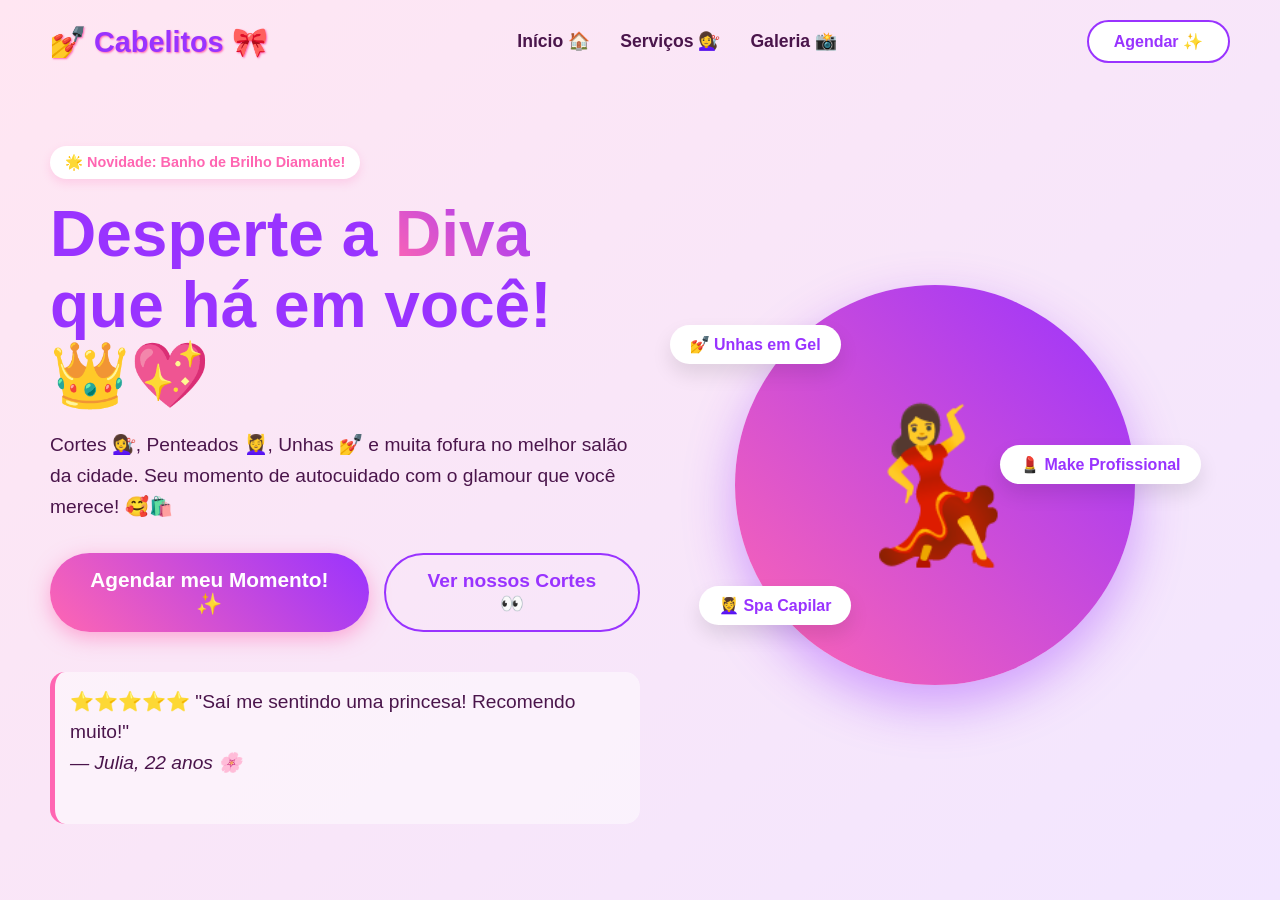
<file: marcelalucy.html>
<!DOCTYPE html>
<html lang="pt-BR">
<head>
    <meta charset="UTF-8">
    <meta name="viewport" content="width=device-width, initial-scale=1.0">
    <title>✨ Cabelitos | Beleza & Charme 💖</title>
    
    <!-- AQUI COMEÇA O CSS (ESTILOS E CORES) -->
    <style>
        /* Paleta de Cores e Variáveis */
        :root {
            --rosa-choque: #ff66b2;
            --rosa-claro: #ffe6f2;
            --roxo-brilhante: #9933ff;
            --roxo-claro: #f2e6ff;
            --texto-escuro: #4a154b;
            --branco: #ffffff;
        }

        * {
            margin: 0;
            padding: 0;
            box-sizing: border-box;
            font-family: 'Segoe UI', Tahoma, Geneva, Verdana, sans-serif;
        }

        body {
            background: linear-gradient(135deg, var(--rosa-claro), var(--roxo-claro));
            color: var(--texto-escuro);
            min-height: 100vh;
            overflow-x: hidden;
        }

        /* ================= NAV BAR ================= */
        #navbar {
            display: flex;
            justify-content: space-between;
            align-items: center;
            padding: 20px 50px;
            position: fixed;
            top: 0;
            width: 100%;
            z-index: 100;
            transition: all 0.3s ease;
        }

        #navbar.rolagem {
            background: rgba(255, 255, 255, 0.85);
            backdrop-filter: blur(10px);
            box-shadow: 0 4px 15px rgba(153, 51, 255, 0.1);
            padding: 15px 50px;
        }

        .logo {
            font-size: 1.8rem;
            font-weight: bold;
            color: var(--roxo-brilhante);
            text-shadow: 1px 1px 2px var(--rosa-choque);
        }

        .nav-links {
            display: flex;
            list-style: none;
            gap: 30px;
        }

        .nav-links a {
            text-decoration: none;
            color: var(--texto-escuro);
            font-weight: 600;
            font-size: 1.1rem;
            transition: color 0.3s;
        }

        .nav-links a:hover {
            color: var(--rosa-choque);
        }

        /* ================= BOTOES ================= */
        button {
            cursor: pointer;
            border-radius: 50px;
            font-weight: bold;
            transition: transform 0.3s, box-shadow 0.3s;
        }

        .btn-nav {
            background: var(--branco);
            color: var(--roxo-brilhante);
            border: 2px solid var(--roxo-brilhante);
            padding: 10px 25px;
            font-size: 1rem;
        }

        .btn-nav:hover {
            background: var(--roxo-brilhante);
            color: var(--branco);
        }

        .btn-primario {
            background: linear-gradient(45deg, var(--rosa-choque), var(--roxo-brilhante));
            color: white;
            border: none;
            padding: 15px 35px;
            font-size: 1.3rem;
            box-shadow: 0 6px 20px rgba(255, 102, 178, 0.5);
        }

        .btn-primario:hover {
            transform: scale(1.05) translateY(-3px);
            box-shadow: 0 10px 30px rgba(153, 51, 255, 0.7);
        }

        .btn-secundario {
            background: transparent;
            color: var(--roxo-brilhante);
            border: 2px solid var(--roxo-brilhante);
            padding: 15px 35px;
            font-size: 1.2rem;
        }

        .btn-secundario:hover {
            background: rgba(153, 51, 255, 0.1);
            transform: translateY(-3px);
        }

        /* ================= HERO SECTION ================= */
        .hero-section {
            display: flex;
            align-items: center;
            justify-content: space-between;
            min-height: 100vh;
            padding: 120px 50px 50px 50px;
            max-width: 1400px;
            margin: 0 auto;
        }

        .hero-text {
            flex: 1;
            max-width: 600px;
        }

        .tag-novidade {
            display: inline-block;
            background: var(--branco);
            color: var(--rosa-choque);
            padding: 8px 15px;
            border-radius: 20px;
            font-weight: bold;
            font-size: 0.9rem;
            margin-bottom: 20px;
            box-shadow: 0 4px 10px rgba(255, 102, 178, 0.2);
        }

        h1 {
            font-size: 4rem;
            line-height: 1.1;
            margin-bottom: 20px;
            color: var(--roxo-brilhante);
        }

        .destaque {
            color: transparent;
            background: linear-gradient(45deg, var(--rosa-choque), var(--roxo-brilhante));
            -webkit-background-clip: text;
            text-shadow: none;
        }

        .hero-text p {
            font-size: 1.2rem;
            line-height: 1.6;
            margin-bottom: 30px;
        }

        .hero-botoes {
            display: flex;
            gap: 15px;
            margin-bottom: 40px;
        }

        .prova-social {
            background: rgba(255, 255, 255, 0.5);
            padding: 15px;
            border-radius: 15px;
            border-left: 5px solid var(--rosa-choque);
            font-size: 0.95rem;
        }

        /* ================= HERO VISUAL ================= */
        .hero-visual {
            flex: 1;
            display: flex;
            justify-content: center;
            position: relative;
        }

        .circulo-magico {
            width: 400px;
            height: 400px;
            background: linear-gradient(45deg, var(--rosa-choque), var(--roxo-brilhante));
            border-radius: 50%;
            display: flex;
            justify-content: center;
            align-items: center;
            box-shadow: 0 20px 50px rgba(153, 51, 255, 0.4);
            animation: pulsar 4s infinite alternate ease-in-out;
        }

        .emoji-gigante {
            font-size: 150px;
        }

        /* Selos flutuantes ao redor do círculo */
        .selo-flutuante {
            position: absolute;
            background: var(--branco);
            padding: 10px 20px;
            border-radius: 30px;
            font-weight: bold;
            color: var(--roxo-brilhante);
            box-shadow: 0 10px 20px rgba(0,0,0,0.1);
            animation: flutuar 3s infinite alternate ease-in-out;
        }

        .selo-1 { top: 10%; left: 5%; animation-delay: 0s; }
        .selo-2 { bottom: 15%; left: 10%; animation-delay: 1s; }
        .selo-3 { top: 40%; right: 5%; animation-delay: 2s; }

        /* Animações */
        @keyframes pulsar {
            0% { transform: scale(1); border-radius: 40% 60% 70% 30% / 40% 50% 60% 50%; }
            100% { transform: scale(1.05); border-radius: 60% 40% 30% 70% / 60% 30% 70% 40%; }
        }

        @keyframes flutuar {
            from { transform: translateY(0px); }
            to { transform: translateY(-15px); }
        }

        /* Responsividade Básica */
        @media (max-width: 900px) {
            .hero-section { flex-direction: column; text-align: center; padding-top: 150px; }
            .hero-botoes { justify-content: center; flex-wrap: wrap; }
            .hero-visual { margin-top: 50px; }
            .prova-social { text-align: left; }
            .nav-links { display: none; }
        }
    </style>
</head>
<body>

    <!-- ================= CONTEÚDO HTML ================= -->
    
    <!-- Barra de Navegação -->
    <nav id="navbar">
        <div class="logo">💅 Cabelitos 🎀</div>
        <ul class="nav-links">
            <li><a href="#">Início 🏠</a></li>
            <li><a href="#">Serviços 💇‍♀️</a></li>
            <li><a href="#">Galeria 📸</a></li>
        </ul>
        <button class="btn-nav" id="btnMenu">Agendar ✨</button>
    </nav>

    <!-- Seção Hero Principal -->
    <section class="hero-section">
        
        <!-- Lado Esquerdo: Textos e Botões -->
        <div class="hero-text">
            <span class="tag-novidade">🌟 Novidade: Banho de Brilho Diamante!</span>
            
            <h1>Desperte a <span class="destaque">Diva</span> que há em você! 👑💖</h1>
            
            <p>Cortes 💇‍♀️, Penteados 💆‍♀️, Unhas 💅 e muita fofura no melhor salão da cidade. Seu momento de autocuidado com o glamour que você merece! 🥰🛍️</p>
            
            <div class="hero-botoes">
                <button id="btnPrincipal" class="btn-primario">Agendar meu Momento! ✨</button>
                <button class="btn-secundario">Ver nossos Cortes 👀</button>
            </div>

            <div class="prova-social">
                <p>⭐⭐⭐⭐⭐ "Saí me sentindo uma princesa! Recomendo muito!" <br><em>— Julia, 22 anos 🌸</em></p>
            </div>
        </div>
        
        <!-- Lado Direito: Elementos Visuais e Emojis -->
        <div class="hero-visual">
            <div class="circulo-magico">
                <span class="emoji-gigante">💃</span>
            </div>
            
            <!-- Selos flutuantes -->
            <div class="selo-flutuante selo-1">💅 Unhas em Gel</div>
            <div class="selo-flutuante selo-2">💆‍♀️ Spa Capilar</div>
            <div class="selo-flutuante selo-3">💄 Make Profissional</div>
        </div>
        
    </section>

    <!-- ================= AQUI COMEÇA O JAVASCRIPT ================= -->
    <script>
        document.addEventListener('DOMContentLoaded', () => {
            
            // --- EFEITO DO MENU AO ROLAR A PÁGINA ---
            const navbar = document.getElementById('navbar');
            
            window.addEventListener('scroll', () => {
                if (window.scrollY > 50) {
                    navbar.classList.add('rolagem');
                } else {
                    navbar.classList.remove('rolagem');
                }
            });

            // --- ANIMAÇÃO DOS BOTÕES (CHUVA DE EMOJIS) ---
            const btnPrincipal = document.getElementById('btnPrincipal');
            const btnMenu = document.getElementById('btnMenu');
            
            function dispararEmojis() {
                // Cria uma chuva de emojis na tela
                for(let i = 0; i < 30; i++) {
                    setTimeout(criarEmojiAnimado, i * 50);
                }
            }

            btnPrincipal.addEventListener('click', dispararEmojis);
            btnMenu.addEventListener('click', dispararEmojis);

            function criarEmojiAnimado() {
                const elemento = document.createElement('div');
                const emojis = ['💖', '✨', '🎀', '🌸', '👑', '💅'];
                elemento.innerText = emojis[Math.floor(Math.random() * emojis.length)];
                
                // Estilização inicial do emoji criado
                elemento.style.position = 'fixed'; 
                elemento.style.fontSize = Math.random() * 25 + 15 + 'px';
                elemento.style.left = Math.random() * 100 + 'vw';
                elemento.style.top = '100vh'; 
                elemento.style.pointerEvents = 'none';
                elemento.style.zIndex = '9999';
                elemento.style.transition = 'transform 2s ease-out, opacity 2s ease-out, top 2s ease-out';
                
                document.body.appendChild(elemento);
                
                // Força a renderização antes de animar
                requestAnimationFrame(() => {
                    elemento.style.top = (Math.random() * 50) + 'vh'; 
                    elemento.style.transform = `scale(${Math.random() + 1}) rotate(${Math.random() * 360}deg)`;
                    elemento.style.opacity = '0';
                });

                // Limpa o DOM após a animação
                setTimeout(() => {
                    elemento.remove();
                }, 2000);
            }
        });
    </script>
</body>
</html>
</file>
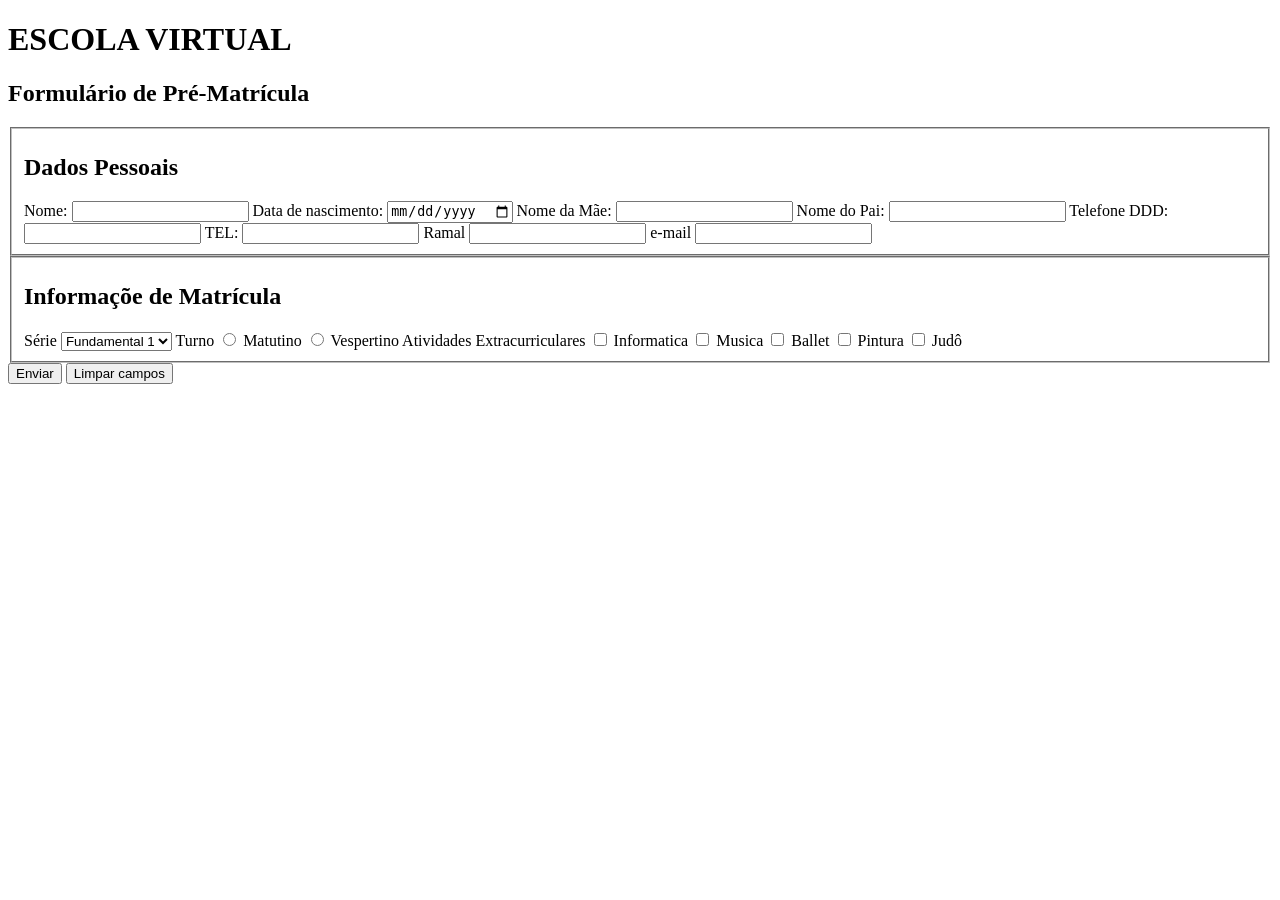
<file: aula02/formulario.html>
<!DOCTYPE html>
<html lang="en">
<head>
    <meta charset="UTF-8">
    <meta name="viewport" content="width=device-width, initial-scale=1.0">
    <title>Formulário</title>
</head>
<body>
    <h1>ESCOLA VIRTUAL</h1>
    <h2>Formulário de Pré-Matrícula</h2>
<fieldset>
    <h2><strong>Dados Pessoais</strong></h2>
    <label for="nome">Nome:</label>
    <input type="text">
   
    <label for="dtNascimento">Data de nascimento: </label>
    <input type="date">
  
    <label for="nomeMae">Nome da Mãe:</label>
    <input type="text">

    <label for="nomePai">Nome do Pai:</label>
    <input type="text">
 
    <label for="telefone">Telefone</label>
    DDD:  <input type="text">
    TEL: <input type="text">
    Ramal <input type="text">

    <label for="">e-mail</label>
    <input type="text">
</fieldset>
<fieldset>
    <h2><strong>Informaçõe de Matrícula</strong></h2>
    <label for="serie">Série</label>
    <select id="serie" name="serie">
        <option value="f4">pré-escola</option>
        <option value="f3" selected>Fundamental 1</option>
        <option value="f2">Fundamental 2</option>
        <option value="em">Ensino Médio</option>
      </select>

    <label for="turno">Turno</label>
 
    <input type="radio"> Matutino
    <input type="radio"> Vespertino


    <label for="atividades">Atividades Extracurriculares</label>

    <input type="checkbox"> Informatica
    <input type="checkbox"> Musica
    <input type="checkbox"> Ballet
    <input type="checkbox"> Pintura
    <input type="checkbox"> Judô
</fieldset>

<button>Enviar</button>
<button>Limpar campos</button>
    
    
</body>
</html>
</file>
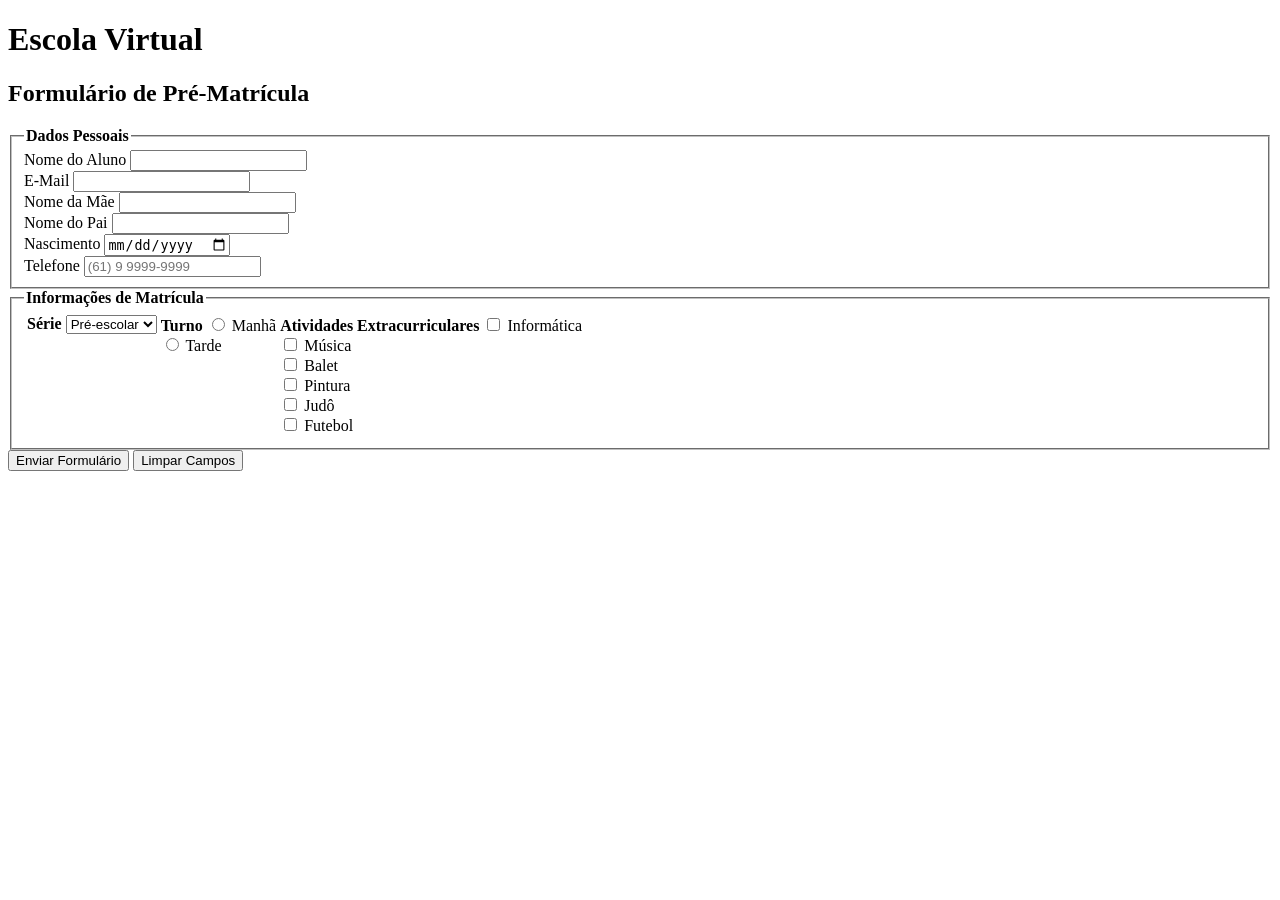
<file: aula03/aula.html>
<!DOCTYPE html>
<html lang="en">
<head>
    <meta charset="UTF-8">
    <meta name="viewport" content="width=device-width, initial-scale=1.0">
    <title>Document</title>
</head>
<body>

    <h1>Escola Virtual</h1>
    <h2>Formulário de Pré-Matrícula</h2>
  
    <form action="" method="post">
  
      <fieldset>
        <legend><strong>Dados Pessoais</strong></legend>
  
        <div class="campo-grupo">
          <div class="campo">
            <label for="nome_aluno">Nome do Aluno</label>
            <input type="text" id="nome_aluno" name="nome_aluno" required>
          </div>
          <div class="campo">
            <label for="email">E-Mail</label>
            <input type="email" id="email" name="email">
          </div>
        </div>
  
        <div class="campo-grupo">
          <div class="campo">
            <label for="nome_mae">Nome da Mãe</label>
            <input type="text" id="nome_mae" name="nome_mae">
          </div>
          <div class="campo">
            <label for="nome_pai">Nome do Pai</label>
            <input type="text" id="nome_pai" name="nome_pai">
          </div>
        </div>
  
        <div class="campo-grupo">
          <div class="campo">
            <label for="nascimento">Nascimento</label>
            <input type="date" id="nascimento" name="nascimento">
          </div>
          <div class="campo">
            <label for="telefone">Telefone</label>
            <input type="text" id="telefone" name="telefone" maxlength="15" placeholder="(61) 9 9999-9999">
          </div>
        </div>
  
      </fieldset>
  
      <fieldset>
        <legend><strong>Informações de Matrícula</strong></legend>
  
        <table>
          <tr valign="top">
            <td>
              <strong>Série</strong>
              <select id="serie" name="serie">
                <option value="pre-escolar">Pré-escolar</option>
                <option value="1ano">1º ano</option>
                <option value="2ano">2º ano</option>
                <option value="3ano">3º ano</option>
                <option value="4ano">4º ano</option>
                <option value="5ano">5º ano</option>
              </select>
            </td>
  
            <td>
              <strong>Turno</strong>
              <input type="radio" name="turno" id="manha" value="manha">
              <label for="manha">Manhã</label><br>
              <input type="radio" name="turno" id="tarde" value="tarde">
              <label for="tarde">Tarde</label>
            </td>
  
            <td>
              <strong>Atividades Extracurriculares</strong>
              <input type="checkbox" name="atividades" id="informatica" value="informatica">
              <label for="informatica">Informática</label><br>
  
              <input type="checkbox" name="atividades" id="musica" value="musica">
              <label for="musica">Música</label><br>
  
              <input type="checkbox" name="atividades" id="balet" value="balet">
              <label for="balet">Balet</label><br>
  
              <input type="checkbox" name="atividades" id="pintura" value="pintura">
              <label for="pintura">Pintura</label><br>
  
              <input type="checkbox" name="atividades" id="judo" value="judo">
              <label for="judo">Judô</label><br>
  
              <input type="checkbox" name="atividades" id="futebol" value="futebol">
              <label for="futebol">Futebol</label>
            </td>
          </tr>
        </table>
      </fieldset>
  
      <div class="botoes">
        <input type="submit" value="Enviar Formulário">
        <input type="reset" value="Limpar Campos">
      </div>
  
    </form>
  
  </body>
</html>
</file>
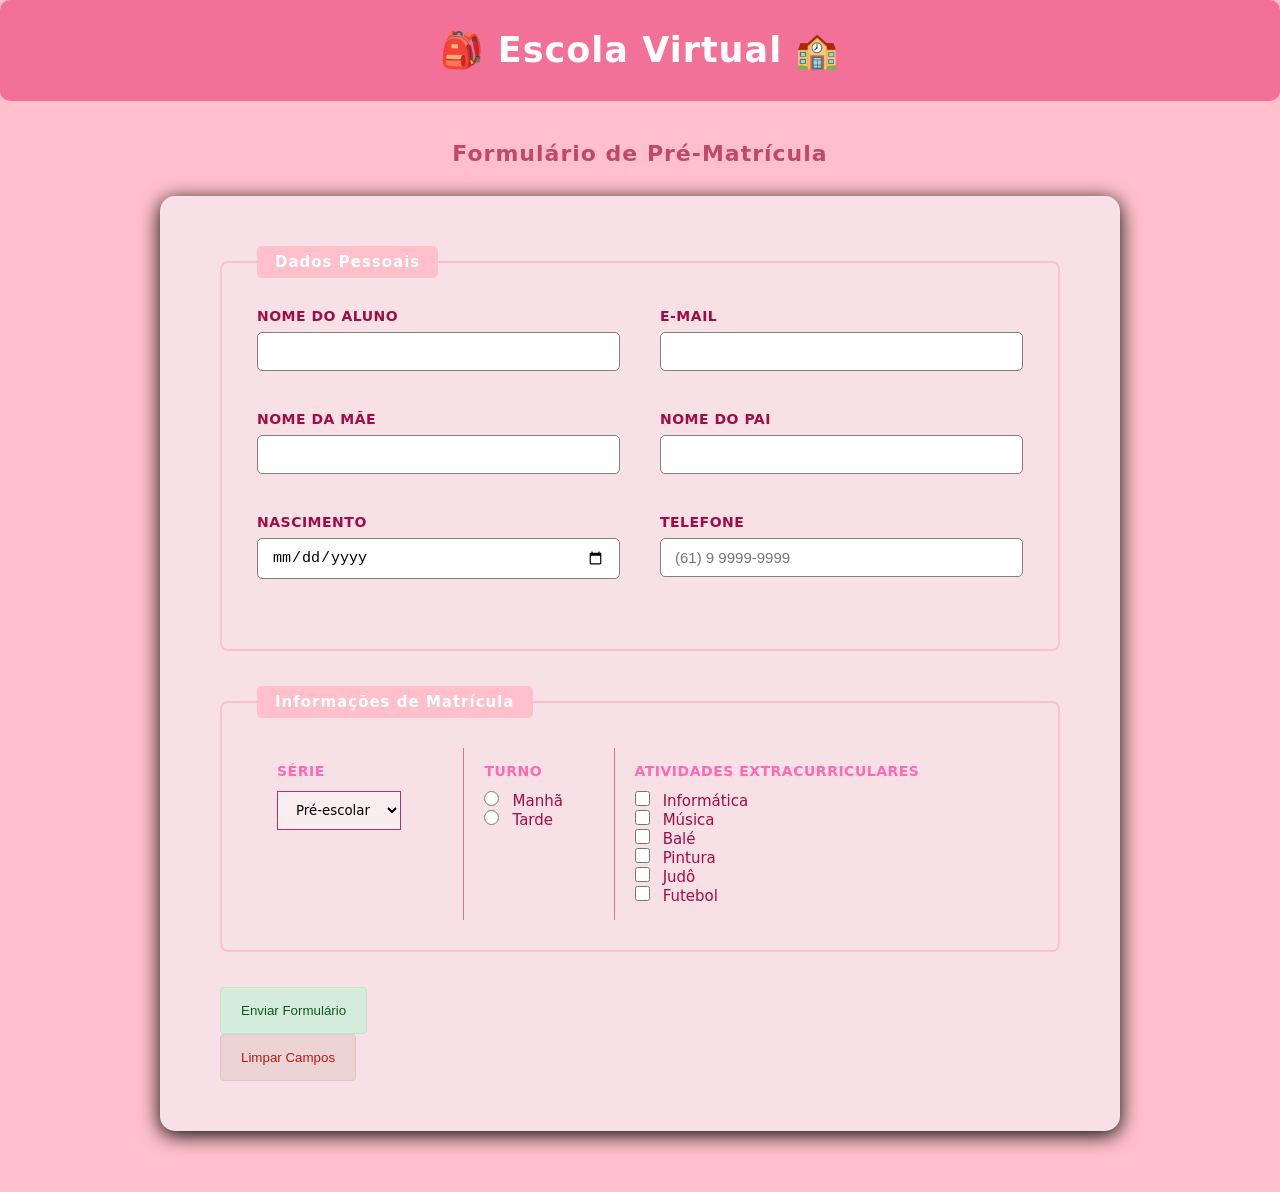
<file: aula03/formulario.html>
<!DOCTYPE html>
<html lang="en">
<head>
    <meta charset="UTF-8">
    <meta name="viewport" content="width=device-width, initial-scale=1.0">
    <title>Formulário</title>

    <style>
      * {
        margin: 0;
        padding: 0;
        box-sizing: border-box;
      }

        body{
          font-family: system-ui, -apple-system, BlinkMacSystemFont, 'Segoe UI', Roboto, Oxygen, Ubuntu, Cantarell, 'Open Sans', 'Helvetica Neue', sans-serif;
          font-size: 16px;
          background-color: pink;
          color: palevioletred;
          min-height: 100vh;
        }

        h1{
          background-color: rgb(243, 113, 152);
          color: rgb(255, 255, 255);
          text-align: center;
          padding: 30px 20px;
          font-size: 35px;
          letter-spacing: 1px;
          border-radius: 10px;
        }

        h2{
          text-align: center;
          color: 
          rgb(192, 73, 102);
          font-weight: bold;
          margin: 40px 0 30px;
          font-size: 22px;
          letter-spacing: 1px;
        }

        form{
          width: 90%;
          max-width: 960px;
          margin: 0 auto 60px auto;
          background-color: rgb(247, 225, 231);
          padding: 50px 60px;
          border-radius: 15px;
          color: rgb(194, 56, 97);
          box-shadow: 0 4px 20px black;
          font-family: system-ui, -apple-system, BlinkMacSystemFont, 'Segoe UI', Roboto, Oxygen, Ubuntu, Cantarell, 'Open Sans', 'Helvetica Neue', sans-serif

        }

        fieldset{
          border: 2px solid pink;
          border-radius: 8px;
          padding: 30px 35px;
          margin-bottom: 35px;
        }

        legend{
          background-color: pink;
          color: rgb(255, 255, 255);
          padding: 7px 18px;
          border-radius: 5px;
          font-size: 15px;
          letter-spacing: 1px;
        }

        .campo-grupo{
          display: grid;
          grid-template-columns: 1fr 1fr;
          gap: 20px 40px;
          margin-bottom: 20px;
          
        }
        
        .campo{
          display: flex;
          flex-direction: column;
          margin-bottom: 20px;
        }

        label{
          display: inline-block;
          margin-bottom: 8px;
          font-weight: bold;
          color: rgb(160, 12, 69);
          font-size: 14px;
          text-transform: uppercase;
          letter-spacing: 0.5px;
        }

        input[type='text'], 
              [type='date'], 
              [type='email'] {
          padding: 10px 14px;
          border: 1px solid grey;
          border-radius: 5px;
          font-size: 15px;
          background-color: rgb(255, 255, 255);
          transition: border-color 0.3s, box-shadow 0.3s;
        }

        .campo input[type='text'],
        .campo input[type='date'], 
        .campo input[type='email']{
          width: 100%;
        }

        input[type='text']:focus,
        input[type='date']:focus,
        input[type='email']:focus{
          border-color: dimgray;
          box-shadow: 0 0 0 3px black;
          outline: none;
          background-color: white;
        }

        select{
          padding: 10px 14px;
          border: 1px solid rgb(173, 49, 118);
          outline: none;
          background-color: rgb(250, 237, 239);
          font-family: system-ui, -apple-system, BlinkMacSystemFont, 'Segoe UI', Roboto, Oxygen, Ubuntu, Cantarell, 'Open Sans', 'Helvetica Neue', sans-serif;
          font-weight: 500;

        }

        table{
          width: 100%;
          border-collapse: separate;
          border-spacing: 0;
        }

        td{
          padding: 15px 20px;
          vertical-align: top;
          border-right: 1px solid palevioletred;
          width: 33.33;
        }

        td:last-child{
          border-right: none;
        }

        td > b, td > strong{
          display: block;
          font-size: 14px;
          text-transform: uppercase;
          letter-spacing: 0.5px;
          color: hotpink;
          margin-bottom: 12px;
        }

        input[type='radio'],
        input[type='checkbox']{
          margin-right: 8px;
          cursor: pointer;
          accent-color: black;
          width: 15px;
          height: 15px;
        }

        td label{
          text-transform: none;
          letter-spacing: 0;
          font-weight: normal;
          font-size: 15px;
          display: inline;
          margin-bottom: 0;
        }
      
        input[type="submit"]{
          padding: 15px 20px;
          background-color: #d4edda;
          color: #155724;
          border: 1px solid #c3e6cb;
          border-radius: 4px;
          display: flex;
          justify-content: space-between;
          align-items: center;
        max-width: 400px;
        }

        input[type="reset"]{
          padding: 15px 20px;
          background-color: #edd4d4;
          color: #b41a1a;
          border: 1px solid #e6c3c3;
          border-radius: 4px;
          display: flex;
          justify-content: space-between;
          align-items: center;
        max-width: 400px;
        }

    </style>
</head>
<body>

    <h1> 🎒 Escola Virtual 🏫</h1>
    <h2>Formulário de Pré-Matrícula</h2>
  
    <form action="" method="post">
  
      <fieldset>
        <legend><strong>Dados Pessoais</strong></legend>
  
        <div class="campo-grupo">
          <div class="campo">
            <label for="nome_aluno">Nome do Aluno</label>
            <input type="text" id="nome_aluno" name="nome_aluno" required>
          </div>
          <div class="campo">
            <label for="email">E-Mail</label>
            <input type="email" id="email" name="email">
          </div>
        </div>
  
        <div class="campo-grupo">
          <div class="campo">
            <label for="nome_mae">Nome da Mãe</label>
            <input type="text" id="nome_mae" name="nome_mae">
          </div>
          <div class="campo">
            <label for="nome_pai">Nome do Pai</label>
            <input type="text" id="nome_pai" name="nome_pai">
          </div>
        </div>
  
        <div class="campo-grupo">
          <div class="campo">
            <label for="nascimento">Nascimento</label>
            <input type="date" id="nascimento" name="nascimento">
          </div>
          <div class="campo">
            <label for="telefone">Telefone</label>
            <input type="text" id="telefone" name="telefone" maxlength="15" placeholder="(61) 9 9999-9999">
          </div>
        </div>
  
      </fieldset>
  
      <fieldset>
        <legend><strong>Informações de Matrícula</strong></legend>
  
        <table>
          <tr valign="top">
            <td>
              <strong>Série</strong>
              <select id="serie" name="serie">
                <option value="pre-escolar">Pré-escolar</option>
                <option value="1ano">1º ano</option>
                <option value="2ano">2º ano</option>
                <option value="3ano">3º ano</option>
                <option value="4ano">4º ano</option>
                <option value="5ano">5º ano</option>
              </select>
            </td>
  
            <td>
              <strong>Turno</strong>
              <input type="radio" name="turno" id="manha" value="manha">
              <label for="manha">Manhã</label><br>
              <input type="radio" name="turno" id="tarde" value="tarde">
              <label for="tarde">Tarde</label>
            </td>
  
            <td>
              <strong>Atividades Extracurriculares</strong>
              <input type="checkbox" name="atividades" id="informatica" value="informatica">
              <label for="informatica">Informática</label><br>
  
              <input type="checkbox" name="atividades" id="musica" value="musica">
              <label for="musica">Música</label><br>
  
              <input type="checkbox" name="atividades" id="balet" value="balet">
              <label for="balet">Balé</label><br>
  
              <input type="checkbox" name="atividades" id="pintura" value="pintura">
              <label for="pintura">Pintura</label><br>
  
              <input type="checkbox" name="atividades" id="judo" value="judo">
              <label for="judo">Judô</label><br>
  
              <input type="checkbox" name="atividades" id="futebol" value="futebol">
              <label for="futebol">Futebol</label>
            </td>
          </tr>
        </table>
      </fieldset>
  
      <div class="botoes">
        <input type="submit" value="Enviar Formulário">
        <input type="reset" value="Limpar Campos">
      </div>
  
    </form>
  
  </body>
</html>
</file>
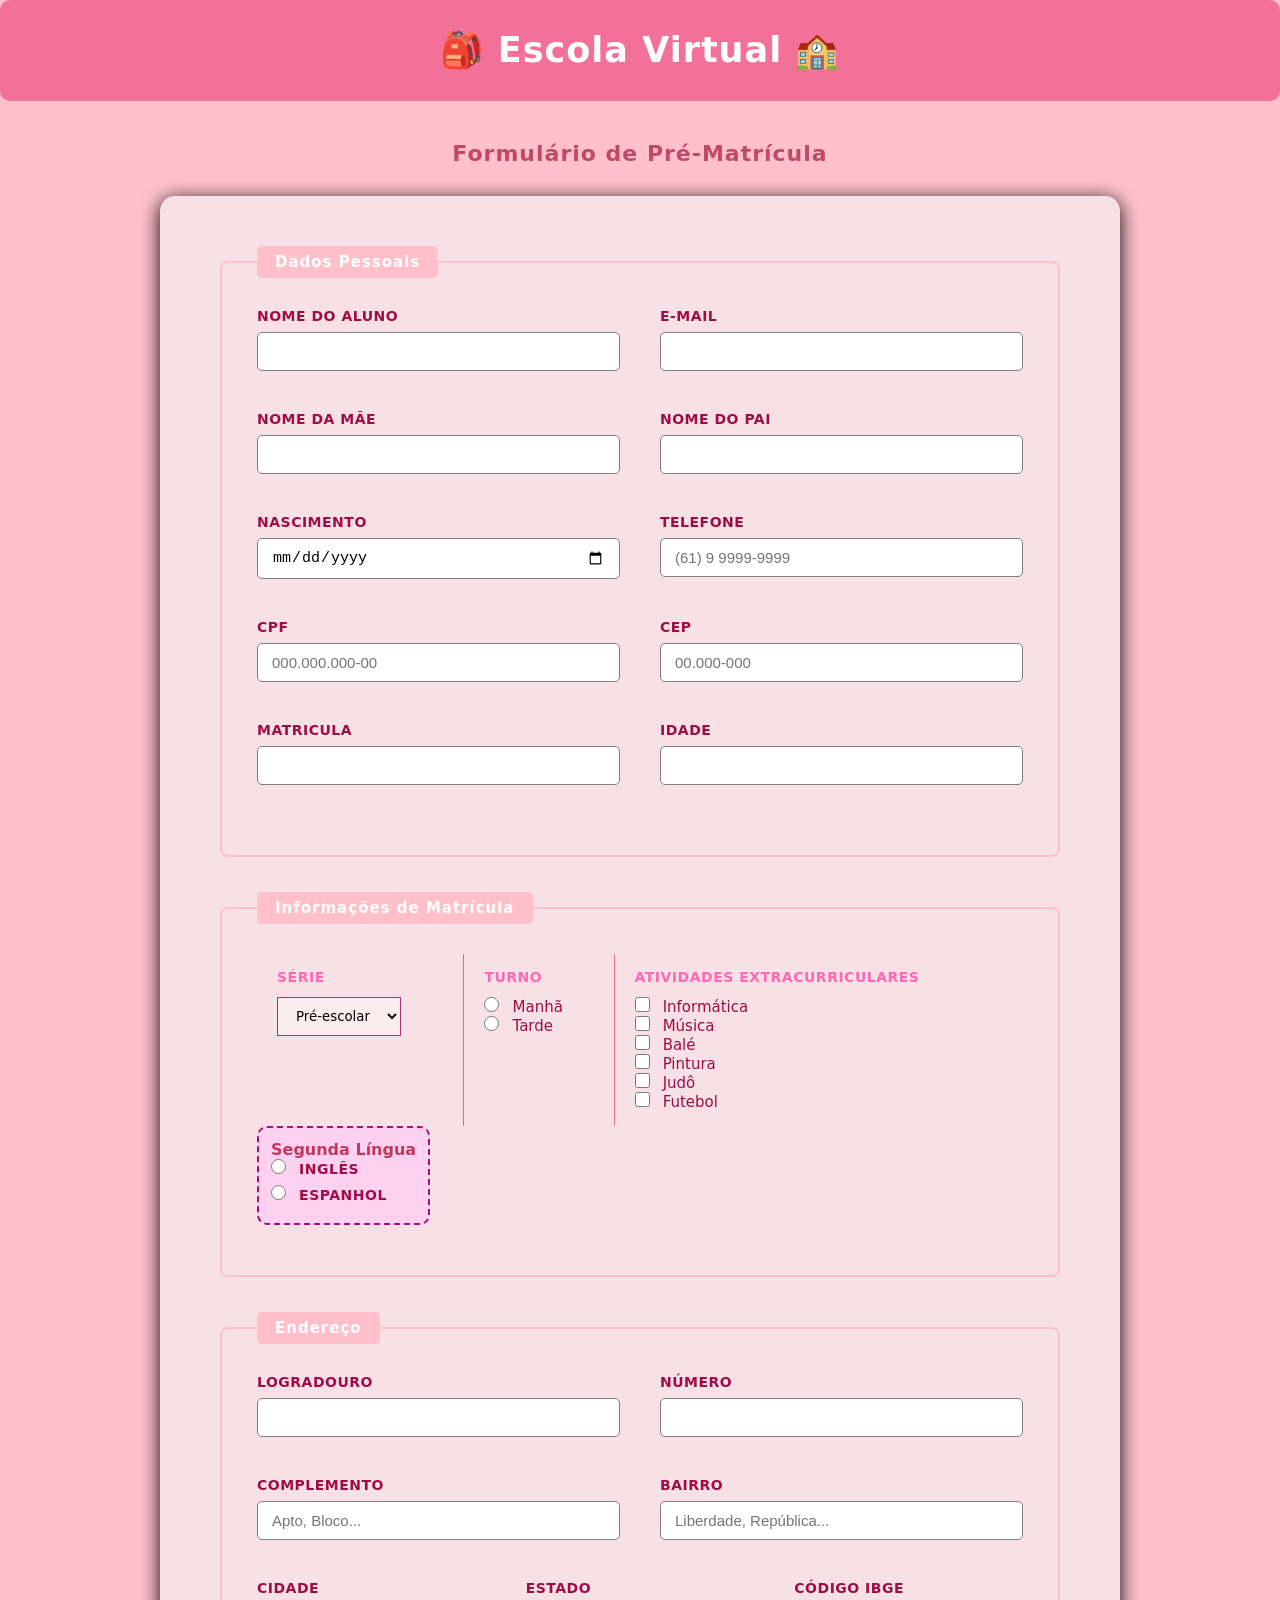
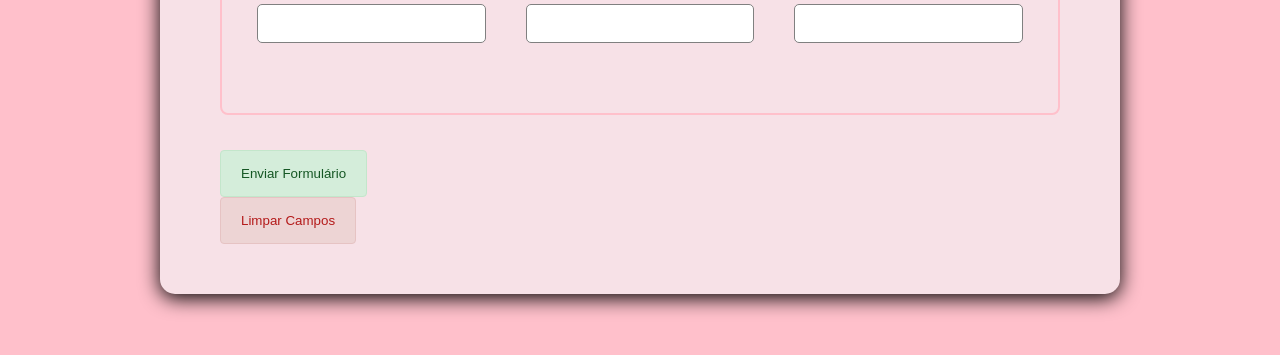
<file: aula04/formulario.html>
<!DOCTYPE html>
<html lang="en">
<head>
    <meta charset="UTF-8">
    <meta name="viewport" content="width=device-width, initial-scale=1.0">
    <title>Formulário</title>
    <link rel="stylesheet" href="style.css">
</head>
<body>

    <h1> 🎒 Escola Virtual 🏫</h1>
    <h2>Formulário de Pré-Matrícula</h2>
  
    <form action="" method="post">
  
      <fieldset>
        <legend><strong>Dados Pessoais</strong></legend>
  
        <div class="campo-grupo">
          <div class="campo">
            <label for="nome_aluno">Nome do Aluno</label>
            <input type="text" id="nome_aluno" name="nome_aluno" required>
          </div>
          <div class="campo">
            <label for="email">E-Mail</label>
            <input type="email" id="email" name="email">
          </div>
        </div>
  
        <div class="campo-grupo">
          <div class="campo">
            <label for="nome_mae">Nome da Mãe</label>
            <input type="text" id="nome_mae" name="nome_mae">
          </div>
          <div class="campo">
            <label for="nome_pai">Nome do Pai</label>
            <input type="text" id="nome_pai" name="nome_pai">
          </div>
        </div>
  
        <div class="campo-grupo">
          <div class="campo">
            <label for="nascimento">Nascimento</label>
            <input type="date" id="nascimento" name="nascimento">
          </div>
          <div class="campo">
            <label for="telefone">Telefone</label>
            <input type="text" id="telefone" name="telefone" maxlength="15" placeholder="(61) 9 9999-9999">
          </div>
          <div class="campo">
            <label for="cpf">CPF</label>
            <input type="text" id="cpf" name="CPF" maxlength="14" placeholder="000.000.000-00">
          </div>
          <div class="campo">
            <label for="cep">CEP</label>
            <input type="text" id="cep" name="CEP" maxlength="9" placeholder="00.000-000">
          </div>
          <div class="campo">
            <label for="matricula">Matricula</label>
            <input type="text" id="matricula" name="Matricula" maxlength="14">
          </div>
          <div class="campo">
            <label for="idade">Idade</label>
            <input type="text" id="idade" name="idade" readonly>
          </div>
        </div>
      </fieldset>
  
      <fieldset>
        <legend><strong>Informações de Matrícula</strong></legend>
  
        <table>
          <tr valign="top">
            <td>
              <strong>Série</strong>
              <select id="serie" name="serie">
                <option value="pre-escolar">Pré-escolar</option>
                <option value="1ano">1º ano</option>
                <option value="2ano">2º ano</option>
                <option value="3ano">3º ano</option>
                <option value="4ano">4º ano</option>
                <option value="5ano">5º ano</option>
              </select>
            </td>
            <td>
              <strong>Turno</strong>
              <input type="radio" name="turno" id="manha" value="manha">
              <label for="manha">Manhã</label><br>
              <input type="radio" name="turno" id="tarde" value="tarde">
              <label for="tarde">Tarde</label>
            </td>
            <td>
              <strong>Atividades Extracurriculares</strong>
              <input type="checkbox" name="atividades" id="informatica" value="informatica">
              <label for="informatica">Informática</label><br>
              <input type="checkbox" name="atividades" id="musica" value="musica">
              <label for="musica">Música</label><br>
              <input type="checkbox" name="atividades" id="balet" value="balet">
              <label for="balet">Balé</label><br>
              <input type="checkbox" name="atividades" id="pintura" value="pintura">
              <label for="pintura">Pintura</label><br>
              <input type="checkbox" name="atividades" id="judo" value="judo">
              <label for="judo">Judô</label><br>
              <input type="checkbox" name="atividades" id="futebol" value="futebol">
              <label for="futebol">Futebol</label>
            </td>
          </tr>
        </table>

        <div class="campo2">
          <strong>Segunda Língua</strong><br>
          <input type="radio" name="lingua" id="ingles" value="ingles">
          <label for="ingles">Inglês</label><br>
          <input type="radio" name="lingua" id="espanhol" value="espanhol">
          <label for="espanhol">Espanhol</label>
        </div>
      </fieldset>

      <fieldset>
        <legend><strong>Endereço</strong></legend>
        <div class="campo-grupo">
          <div class="campo">
            <label for="logradouro">Logradouro</label>
            <input type="text" id="logradouro" name="logradouro" required readonly>
          </div>
          <div class="campo">
            <label for="numero">Número</label>
            <input type="text" id="numero" name="numero">
          </div>
          <div class="campo">
            <label for="complemento">Complemento</label>
            <input type="text" id="complemento" placeholder="Apto, Bloco..."> 
          </div>
          <div class="campo">
            <label for="bairro">Bairro</label>
            <input type="text" id="bairro" placeholder="Liberdade, República..." readonly>
          </div>
        </div>
        <div class="campo-grupo2">
          <div class="campo">
            <label for="cidade">Cidade</label>
            <input type="text" id="cidade" readonly>
          </div>
          <div class="campo">
            <label for="estado">Estado</label>
            <input type="text" id="estado" readonly>
          </div>
          <div class="campo">
            <label for="ibge">Código IBGE</label>
            <input type="text" id="ibge" readonly>
          </div>
        </div>
      </fieldset>
  
      <div class="botoes">
        <input type="submit" value="Enviar Formulário">
        <input type="reset" value="Limpar Campos">
      </div>
  
    </form>

    <script>
      const campoCep = document.getElementById('cep');
      campoCep.addEventListener('input', function(){
          let valor = this.value.replace(/\D/g, '');
          if(valor.length > 5){
            valor = valor.slice(0,5) + '-' + valor.slice(5,8);
          }
          this.value = valor;
          
          if(valor.length === 9){
            buscarCep(valor.replace('-', ''));
          }
      });

      const campoCpf = document.getElementById('cpf');
      campoCpf.addEventListener('input', function(){
          let valor = this.value.replace(/\D/g, '');
          if (valor.length > 9) { 
            valor = valor.slice(0, 3) + '.' + valor.slice(3, 6) + '.' + valor.slice(6, 9) + '-' + valor.slice(9); 
          } else if (valor.length > 6) { 
            valor = valor.slice(0, 3) + '.' + valor.slice(3, 6) + '.' + valor.slice(6); 
          } else if (valor.length > 3) { 
            valor = valor.slice(0, 3) + '.' + valor.slice(3); 
          } 
          this.value = valor;
      });

      function calcularIdade() {
        const campoNascimento = document.getElementById("nascimento");
        const campoIdade = document.getElementById("idade");

        if (!campoNascimento.value) {
          campoIdade.value = "";
          return;
        }

        const nascimento = new Date(campoNascimento.value);
        const hoje = new Date();

        let idade = hoje.getFullYear() - nascimento.getUTCFullYear();
        const mes = hoje.getMonth() - nascimento.getUTCMonth();
        const dia = hoje.getDate() - nascimento.getUTCDate();

        if (mes < 0 || (mes === 0 && dia < 0)) {
          idade--;
        }

        campoIdade.value = idade >= 0 ? idade + " anos" : "";
      }

      document.getElementById("nascimento").addEventListener("change", calcularIdade);

      function buscarCep(cep) {
        fetch(`https://viacep.com.br/ws/${cep}/json/`)
          .then(resposta => resposta.json())
          .then(dados => {
            if (!dados.erro) {
              document.getElementById('logradouro').value = dados.logradouro;
              document.getElementById('bairro').value = dados.bairro;
              document.getElementById('cidade').value = dados.localidade;
              document.getElementById('estado').value = dados.uf;
              document.getElementById('ibge').value = dados.ibge;
            }
          });
      }

      campoCep.addEventListener('blur', async function () {
    const cep = this.value.replace(/\D/g, '');

    if (cep.length !== 8) {
        alert('CEP inválido.');
        return;
    }

    try {
        const resposta = await fetch(`https://viacep.com.br/ws/${cep}/json/`);
        const dados = await resposta.json();

        if (dados.erro) {
            alert('CEP não encontrado.');
            return;
        }

        document.getElementById('logradouro').value = dados.logradouro;
        document.getElementById('bairro').value = dados.bairro;
        document.getElementById('cidade').value = dados.localidade;
        document.getElementById('estado').value = dados.uf;
        document.getElementById('ibge').value = dados.ibge;
    } catch (erro) {
        alert('Erro ao consultar o CEP.');
    }
});
    </script>
</body>
</html>
</file>
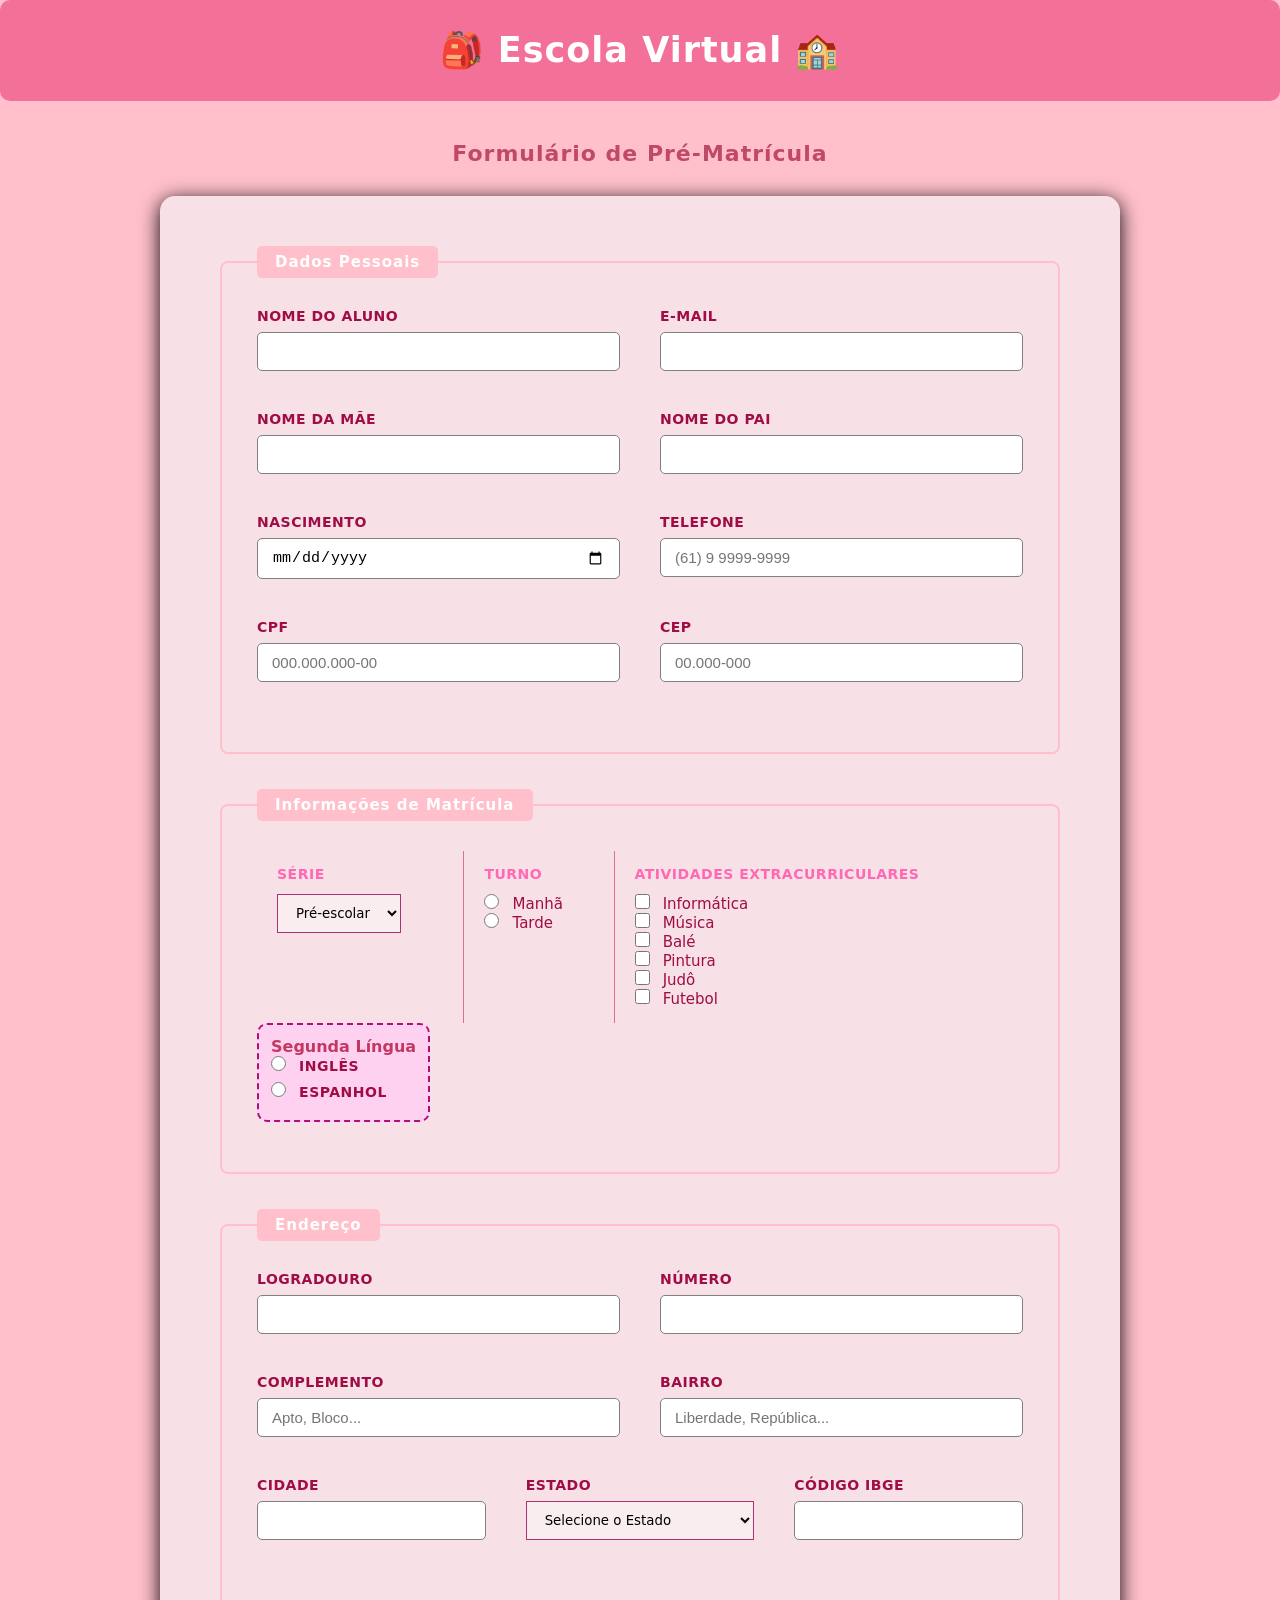
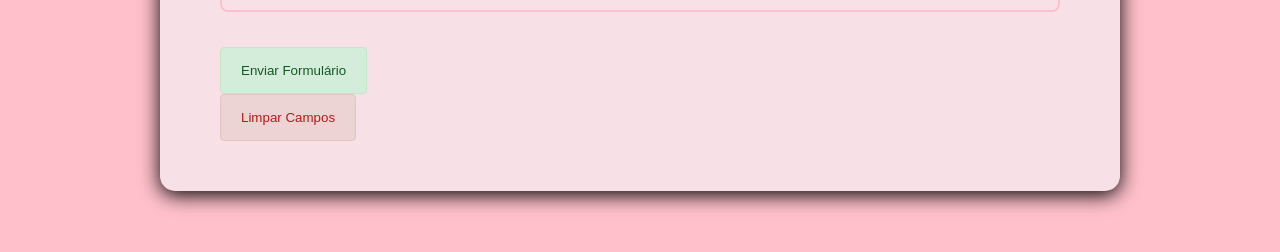
<file: aula04/formularioAtt.html>
<!DOCTYPE html>
<html lang="en">
<head>
    <meta charset="UTF-8">
    <meta name="viewport" content="width=device-width, initial-scale=1.0">
    <title>Formulário</title>
    <link rel="stylesheet" href="style.css">

   
</head>
<body>

    <h1> 🎒 Escola Virtual 🏫</h1>
    <h2>Formulário de Pré-Matrícula</h2>
  
    <form action="" method="post">
  
      <fieldset>
        <legend><strong>Dados Pessoais</strong></legend>
  
        <div class="campo-grupo">
          <div class="campo">
            <label for="nome_aluno">Nome do Aluno</label>
            <input type="text" id="nome_aluno" name="nome_aluno" required>
          </div>
          <div class="campo">
            <label for="email">E-Mail</label>
            <input type="email" id="email" name="email">
          </div>
        </div>
  
        <div class="campo-grupo">
          <div class="campo">
            <label for="nome_mae">Nome da Mãe</label>
            <input type="text" id="nome_mae" name="nome_mae">
          </div>
          <div class="campo">
            <label for="nome_pai">Nome do Pai</label>
            <input type="text" id="nome_pai" name="nome_pai">
          </div>
        </div>
  
        <div class="campo-grupo">
          <div class="campo">
            <label for="nascimento">Nascimento</label>
            <input type="date" id="nascimento" name="nascimento">
          </div>
          <div class="campo">
            <label for="telefone">Telefone</label>
            <input type="text" id="telefone" name="telefone" maxlength="15" placeholder="(61) 9 9999-9999">
          </div>
          <div class="campo">
            <label for="CPF">CPF</label>
            <input type="text" id="cpf" name="CPF" maxlength="14" placeholder="000.000.000-00">
          </div>
          <div class="campo">
            <label for="CEP">CEP</label>
            <input type="text" id="cep" name="CEP" maxlength="9" placeholder="00.000-000">
          </div>
        </div>
      </fieldset>
  
      <fieldset>
        <legend><strong>Informações de Matrícula</strong></legend>
  
        <table>
          <tr valign="top">
            <div class="campo-grupo3">
              <td>
                <strong>Série</strong>
                <select id="serie" name="serie">
                  <option value="pre-escolar">Pré-escolar</option>
                  <option value="1ano">1º ano</option>
                  <option value="2ano">2º ano</option>
                  <option value="3ano">3º ano</option>
                  <option value="4ano">4º ano</option>
                  <option value="5ano">5º ano</option>
                </select>
              </td>
            </div>
            <td>
              <strong>Turno</strong>
              <input type="radio" name="turno" id="manha" value="manha">
              <label for="manha">Manhã</label><br>
              <input type="radio" name="turno" id="tarde" value="tarde">
              <label for="tarde">Tarde</label>
            </td>
  
            <td>
              <strong>Atividades Extracurriculares</strong>
              <input type="checkbox" name="atividades" id="informatica" value="informatica">
              <label for="informatica">Informática</label><br>
  
              <input type="checkbox" name="atividades" id="musica" value="musica">
              <label for="musica">Música</label><br>
  
              <input type="checkbox" name="atividades" id="balet" value="balet">
              <label for="balet">Balé</label><br>
  
              <input type="checkbox" name="atividades" id="pintura" value="pintura">
              <label for="pintura">Pintura</label><br>
  
              <input type="checkbox" name="atividades" id="judo" value="judo">
              <label for="judo">Judô</label><br>
  
              <input type="checkbox" name="atividades" id="futebol" value="futebol">
              <label for="futebol">Futebol</label>
            </td>
          </tr>
        </table>

        <div class="campo2">
          
          <strong>Segunda Língua</strong><br>
          <input type="radio" name="lingua" id="lingua" value="ingles">
          <label for="ingles">Inglês</label><br>
          <input type="radio" name="lingua" id="lingua" value="espanhol">
          <label for="espanhol">Espanhol</label>
        </div>
      </fieldset>

      <fieldset>
        <legend><strong>Endereço</strong></legend>
        <div class="campo-grupo">
          <div class="campo">
            <label for="logradouro">Logradouro</label>
            <input type="text" id="logradoyro" name="logradouro" required>
          </div>
          <div class="campo">
            <label for="email">Número</label>
            <input type="email" id="email" name="email">
          </div>
          <div class="campo">
            <label for="Complemento">Complemento</label>
            <input type="text" id="Complemento" placeholder="Apto, Bloco..."> 
          </div>
          <div class="campo">
            <label for="bairro">Bairro</label>
            <input type="text" id="bairro" placeholder="Liberdade, República...">
          </div>
          </div>
          <div class="campo-grupo2">
            <div class="campo">
              <label for="">Cidade</label>
              <input type="text" id="cidade">
            </div>
            <div class="campo">
              <label for="">Estado</label>
              <select id="serie" name="serie">
                <option value="pre-escolar">Selecione o Estado</option>
                <option value="1ano">AM</option>
                <option value="2ano">AL</option>
                <option value="3ano">BA</option>
                <option value="4ano">CE</option>
                <option value="5ano">DF</option>
              </select>
            </div>
            <div class="campo">
              <label for="">Código IBGE</label>
              <input type="text">
            </div>
          
        </div>
      </fieldset>
  
      <div class="botoes">
        <input type="submit" value="Enviar Formulário">
        <input type="reset" value="Limpar Campos">
      </div>
  
    </form>
  
  </body>
  <script>
    const campoCep = document.getElementById('cep');
    campoCep.addEventListener('input', function(){
        let valor = this.value.replace(/\D/g, ``)
        if(valor.length > 5){
          valor = valor.slice(0,5) + '-' + valor.slice(5,8);
        }
        this.value= valor
    })
    const campoCpf = document.getElementById('cpf');
    campoCpf.addEventListener('input', function(){
        let valor = this.value.replace(/\D/g, ``)
        if (valor.length > 9) { 
          valor = valor.slice(0, 3) + '.' + valor.slice(3, 6) + '.' + valor.slice(6, 9) + '-' + valor.slice(9); 
        } else if (valor.length > 6) { 
          valor = valor.slice(0, 3) + '.' + valor.slice(3, 6) + '.' + valor.slice(6); 
        } else if (valor.length > 3) { 
        valor = valor.slice(0, 3) + '.' + valor.slice(3); 
        } 
        this.value= valor
    })

    
</script>
</html>
</file>
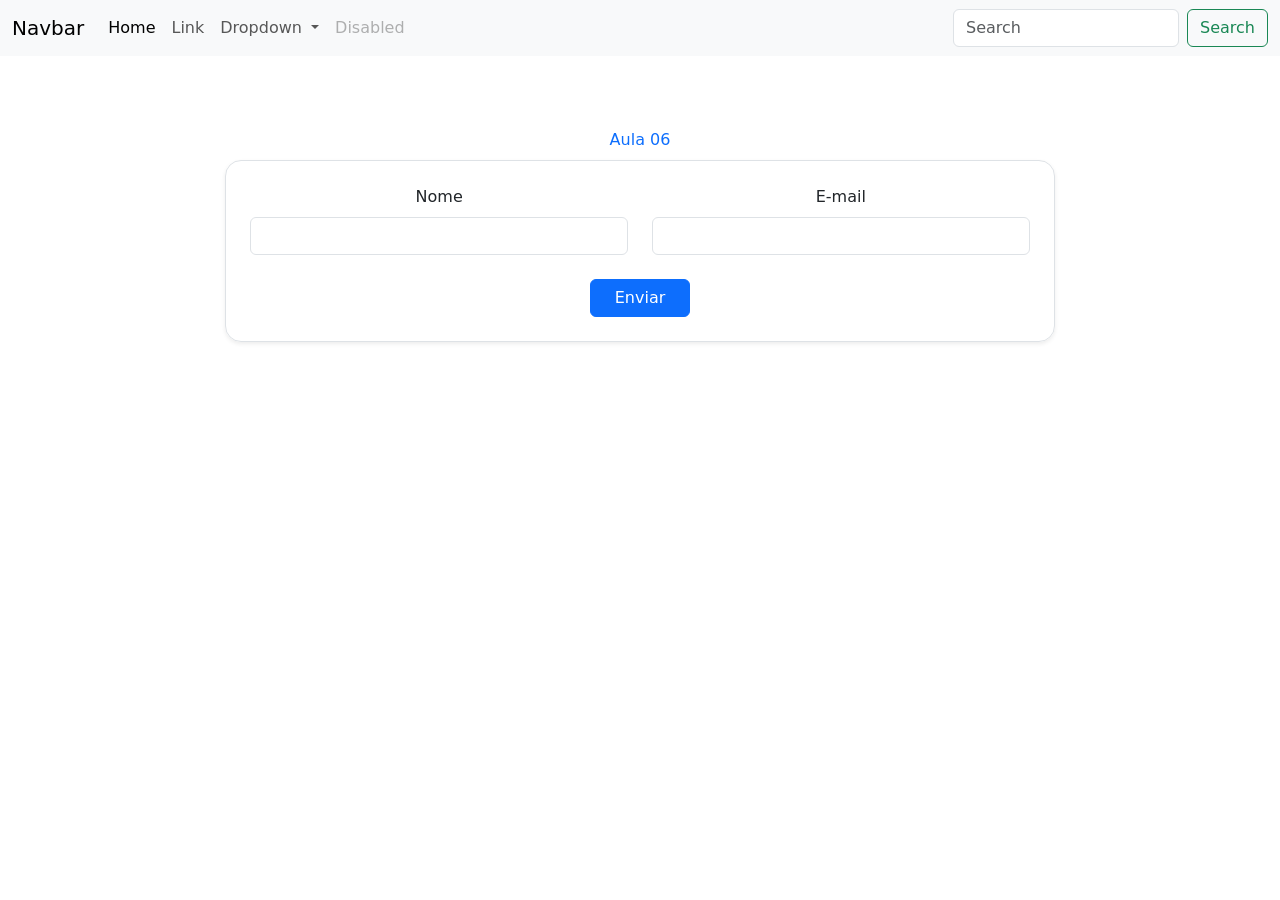
<file: aula06/aula06.html>
<!DOCTYPE html>
<html lang="en">
<head>
    <meta charset="UTF-8">
    <meta name="viewport" content="width=device-width, initial-scale=1.0">
    <title>Aula 06</title>
    <link href="https://cdn.jsdelivr.net/npm/bootstrap@5.3.8/dist/css/bootstrap.min.css" rel="stylesheet" integrity="sha384-sRIl4kxILFvY47J16cr9ZwB07vP4J8+LH7qKQnuqkuIAvNWLzeN8tE5YBujZqJLB" crossorigin="anonymous">
</head>
<body>
    <nav class="navbar navbar-expand-lg bg-body-tertiary">
        <div class="container-fluid">
          <a class="navbar-brand" href="#">Navbar</a>
          <button class="navbar-toggler" type="button" data-bs-toggle="collapse" data-bs-target="#navbarSupportedContent" aria-controls="navbarSupportedContent" aria-expanded="false" aria-label="Toggle navigation">
            <span class="navbar-toggler-icon"></span>
          </button>
          <div class="collapse navbar-collapse" id="navbarSupportedContent">
            <ul class="navbar-nav me-auto mb-2 mb-lg-0">
              <li class="nav-item">
                <a class="nav-link active" aria-current="page" href="#">Home</a>
              </li>
              <li class="nav-item">
                <a class="nav-link" href="#">Link</a>
              </li>
              <li class="nav-item dropdown">
                <a class="nav-link dropdown-toggle" href="#" role="button" data-bs-toggle="dropdown" aria-expanded="false">
                  Dropdown
                </a>
                <ul class="dropdown-menu">
                  <li><a class="dropdown-item" href="#">Action</a></li>
                  <li><a class="dropdown-item" href="#">Another action</a></li>
                  <li><hr class="dropdown-divider"></li>
                  <li><a class="dropdown-item" href="#">Something else here</a></li>
                </ul>
              </li>
              <li class="nav-item">
                <a class="nav-link disabled" aria-disabled="true">Disabled</a>
              </li>
            </ul>
            <form class="d-flex" role="search">
              <input class="form-control me-2" type="search" placeholder="Search" aria-label="Search"/>
              <button class="btn btn-outline-success" type="submit">Search</button>
            </form>
          </div>
        </div>
      </nav>

      <main>
        <section id="Formulário" class="py-5">
            <div class="container-fluid py-4">
                <div class="row justify-content-center">
                    <div class="col-md-8">
                        <div class="text-center mb-5">
                            <p class="text-primary mb-2"> Aula 06 </p>
                            <form action="post" class="bg-write border rounded-4 shadow-sm p-4 p-md5">
                                <div class="row g-4">
                                    <div class="col-md-6"> 
                                        <label for="nome" class="form-label">Nome</label>
                                        <input type="text" class="form-control">
                                    </div>
                                    <div class="col-md-6">
                                        <label for="email" class="form-label">E-mail</label>
                                        <input type="email" class="form-control">
                                    </div>
                                    <div class="col-md-12">
                                        <button type="submit" class="btn btn-primary px-4">Enviar</button>

                                    </div>
                                </div>

                            </form>
                        </div>
                    </div>
                </div>
            </div>
        </section>
      </main>
</body>
<script src="https://cdn.jsdelivr.net/npm/bootstrap@5.3.8/dist/js/bootstrap.bundle.min.js" integrity="sha384-FKyoEForCGlyvwx9Hj09JcYn3nv7wiPVlz7YYwJrWVcXK/BmnVDxM+D2scQbITxI" crossorigin="anonymous"></script>
</html>
</file>
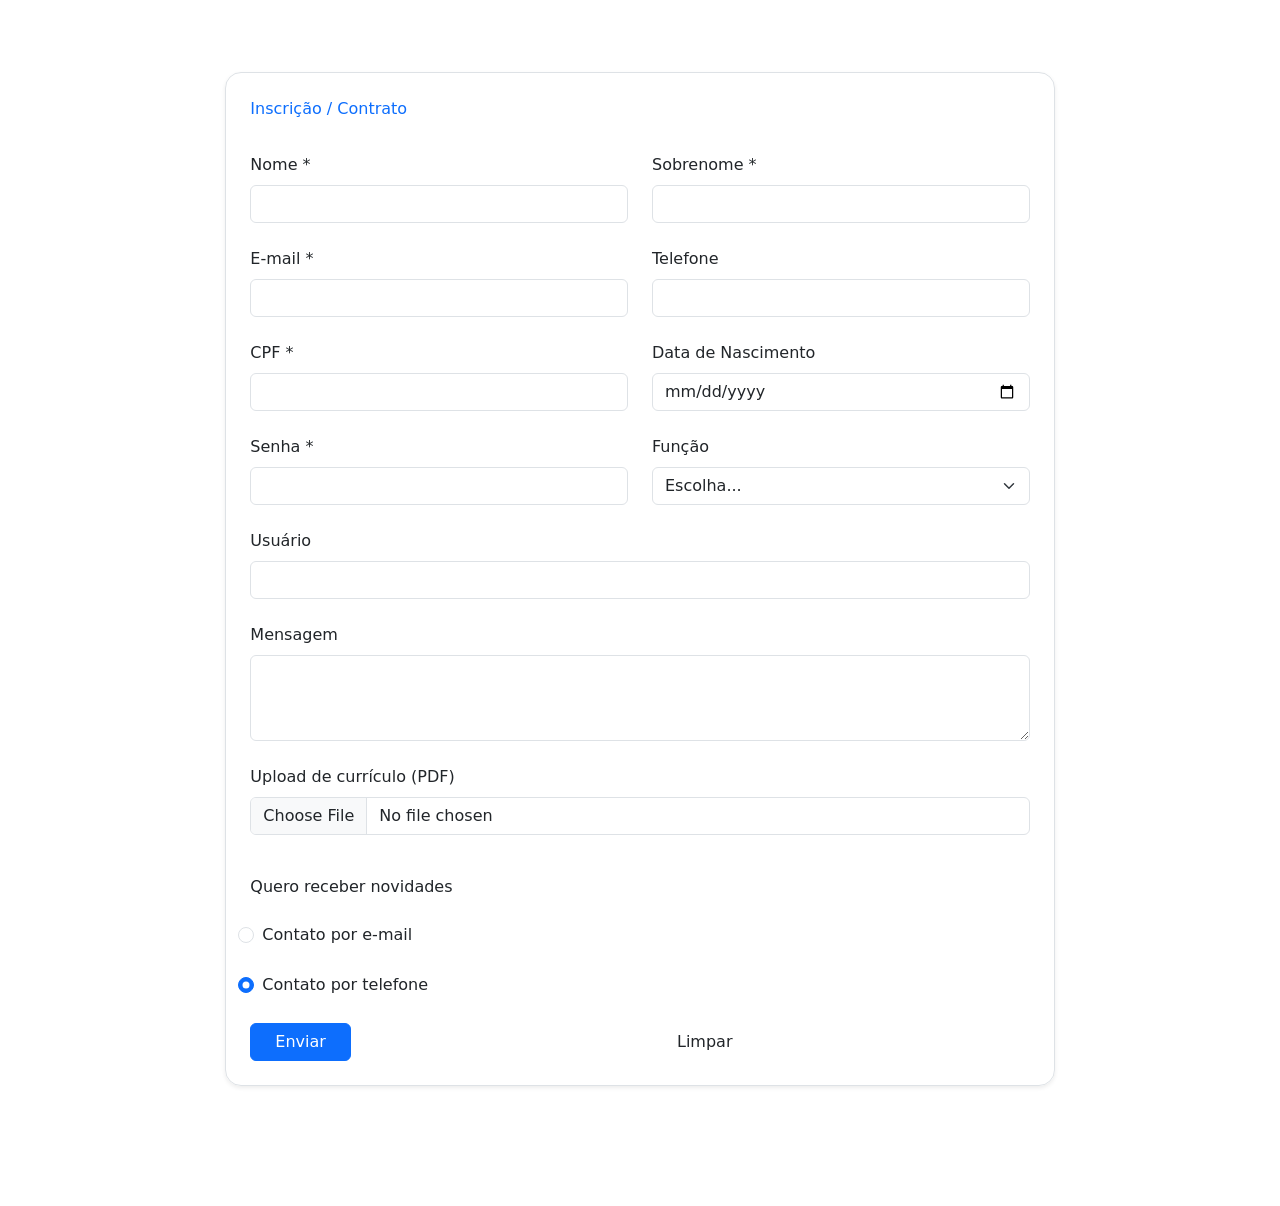
<file: aula06/formulario.html>
<!DOCTYPE html>
<html lang="en">
<head>
    <meta charset="UTF-8">
    <meta name="viewport" content="width=device-width, initial-scale=1.0">
    <title>Formulário</title>
    <link href="https://cdn.jsdelivr.net/npm/bootstrap@5.3.8/dist/css/bootstrap.min.css" rel="stylesheet" integrity="sha384-sRIl4kxILFvY47J16cr9ZwB07vP4J8+LH7qKQnuqkuIAvNWLzeN8tE5YBujZqJLB" crossorigin="anonymous">
</head>
<body>
      <main>
        <section id="Formulário" class="py-5">
            <div class="container-fluid py-4">
                <div class="row justify-content-center">
                    <div class="col-md-8">
                        <div class="text-start mb-5">
                            <form action="post" class="bg-write border rounded-4 shadow-sm p-4 p-md5">
                                <div class="row g-4">
                                    <p class="text-primary mb-2"> Inscrição / Contrato</p>
                                    <div class="col-md-6"> 
                                        
                                        <label for="nome" class="form-label">Nome *</label>
                                        <input type="text" class="form-control">
                                    </div>
                                    <div class="col-md-6">
                                        <label for="" class="form-label">Sobrenome *</label>
                                        <input type="text" class="form-control">
                                    </div>
                                    <div class="col-md-6">
                                        <label for="" class="form-label">E-mail *</label>
                                        <input type="email" class="form-control">
                                    </div>
                                    <div class="col-md-6">
                                        <label for="" class="form-label">Telefone </label>
                                        <input type="text" class="form-control">
                                    </div>
                                    <div class="col-md-6">
                                        <label for="" class="form-label">CPF *</label>
                                        <input type="text" class="form-control">
                                    </div>
                                    <div class="col-md-6">
                                        <label for="" class="form-label">Data de Nascimento</label>
                                        <input type="date" class="form-control">
                                    </div>
                                    <div class="col-md-6">
                                        <label for="" class="form-label">Senha *</label>
                                        <input type="password" class="form-control">
                                    </div>
                                    <div class="col-md-6">
                                        <label for="" class="form-label">Função</label>
                                        <select class="form-select" aria-label="Default select example">
                                            <option selected>Escolha...</option>
                                            <option value="1">Arquiteto</option>
                                            <option value="2">Analista de negócio</option>
                                            <option value="3">Dev</option>
                                          </select>
                                    </div>
                                    <div class="col-md-12">
                                        <label for="" class="form-label">Usuário</label>
                                        <input type="text" class="form-control">
                                    </div>
                                    <div class="col-md-612">
                                            <label for="" class="form-label">Mensagem</label>
                                            <textarea class="form-control" name="" id="" rows="3"></textarea>
                                    </div>
                                    <div class="mb-3">
                                        <label for="formFile" class="form-label">Upload de currículo (PDF)</label>
                                        <input class="form-control" type="file" id="formFile">
                                      </div>
                                      <label for="">Quero receber novidades</label>
                                      <div class="form-check">
                                        <input class="form-check-input" type="radio" name="radioDefault" id="radioDefault1">
                                        <label class="form-check-label" for="radioDefault1">
                                          Contato por e-mail
                                        </label>
                                      </div>
                                      <div class="form-check">
                                        <input class="form-check-input" type="radio" name="radioDefault" id="radioDefault2" checked>
                                        <label class="form-check-label" for="radioDefault2">
                                          Contato por telefone
                                        </label>
                                      </div>
                                    <div class="col-md-6">
                                        <button type="submit" class="btn btn-primary px-4">Enviar</button>
                                    </div>
                                    <div class="col-md-6">
                                        <button type="reset" class="btn px-4">Limpar</button>
                                    </div>
                                </div>

                            </form>
                        </div>
                    </div>
                </div>
            </div>
        </section>
      </main>
</body>
<script src="https://cdn.jsdelivr.net/npm/bootstrap@5.3.8/dist/js/bootstrap.bundle.min.js" integrity="sha384-FKyoEForCGlyvwx9Hj09JcYn3nv7wiPVlz7YYwJrWVcXK/BmnVDxM+D2scQbITxI" crossorigin="anonymous"></script>
</html>
</file>
<file: aula04/style.css>
* {
  margin: 0;
  padding: 0;
  box-sizing: border-box;
}

  body{
    font-family: system-ui, -apple-system, BlinkMacSystemFont, 'Segoe UI', Roboto, Oxygen, Ubuntu, Cantarell, 'Open Sans', 'Helvetica Neue', sans-serif;
    font-size: 16px;
    background-color: pink;
    color: palevioletred;
    min-height: 100vh;
  }

  h1{
    background-color: rgb(243, 113, 152);
    color: rgb(255, 255, 255);
    text-align: center;
    padding: 30px 20px;
    font-size: 35px;
    letter-spacing: 1px;
    border-radius: 10px;
  }

  h2{
    text-align: center;
    color: 
    rgb(192, 73, 102);
    font-weight: bold;
    margin: 40px 0 30px;
    font-size: 22px;
    letter-spacing: 1px;
  }

  form{
    width: 90%;
    max-width: 960px;
    margin: 0 auto 60px auto;
    background-color: rgb(247, 225, 231);
    padding: 50px 60px;
    border-radius: 15px;
    color: rgb(194, 56, 97);
    box-shadow: 0 4px 20px black;
    font-family: system-ui, -apple-system, BlinkMacSystemFont, 'Segoe UI', Roboto, Oxygen, Ubuntu, Cantarell, 'Open Sans', 'Helvetica Neue', sans-serif

  }

  fieldset{
    border: 2px solid pink;
    border-radius: 8px;
    padding: 30px 35px;
    margin-bottom: 35px;
  }

  legend{
    background-color: pink;
    color: rgb(255, 255, 255);
    padding: 7px 18px;
    border-radius: 5px;
    font-size: 15px;
    letter-spacing: 1px;
  }

  .campo-grupo{
    display: grid;
    grid-template-columns: 1fr 1fr;
    gap: 20px 40px;
    margin-bottom: 20px;
  }

  .campo-grupo2{
    display: grid;
    grid-template-columns: 1fr 1fr 1fr;
    gap: 20px 40px;
    margin-bottom: 20px;
  }

  .campo-grupo3{
    display: grid;
    grid-template-rows: 1fr 1fr;
  }
  
  .campo{
    display: flex;
    flex-direction: column;
    margin-bottom: 20px;
  }

  .campo2{
    display: inline-block;
    margin-right: 15px;
    margin-bottom: 20px;
    border: 2px #af0f7a dashed;
    border-radius: 10px;
    width: fit-content;
    padding: 12px;
    background-color: #ffd1f1;
    margin-bottom: 20px;
    cursor: pointer;
  }

  label{
    display: inline-block;
    margin-bottom: 8px;
    font-weight: bold;
    color: rgb(160, 12, 69);
    font-size: 14px;
    text-transform: uppercase;
    letter-spacing: 0.5px;
  }

  input[type='text'], 
        [type='date'], 
        [type='email'] {
    padding: 10px 14px;
    border: 1px solid grey;
    border-radius: 5px;
    font-size: 15px;
    background-color: rgb(255, 255, 255);
    transition: border-color 0.3s, box-shadow 0.3s;
  }

  .campo input[type='text'],
  .campo input[type='date'], 
  .campo input[type='email']{
    width: 100%;
  }

  input[type='text']:focus,
  input[type='date']:focus,
  input[type='email']:focus{
    border-color: dimgray;
    box-shadow: 0 0 0 3px black;
    outline: none;
    background-color: white;
  }

  select{
    padding: 10px 14px;
    border: 1px solid rgb(173, 49, 118);
    outline: none;
    background-color: rgb(250, 237, 239);
    font-family: system-ui, -apple-system, BlinkMacSystemFont, 'Segoe UI', Roboto, Oxygen, Ubuntu, Cantarell, 'Open Sans', 'Helvetica Neue', sans-serif;
    font-weight: 500;

  }

  table{
    width: 100%;
    border-collapse: separate;
    border-spacing: 0;
  }

  td{
    padding: 15px 20px;
    vertical-align: top;
    border-right: 1px solid palevioletred;
    width: 33.33;
  }

  td:last-child{
    border-right: none;
  }

  td > b, td > strong{
    display: block;
    font-size: 14px;
    text-transform: uppercase;
    letter-spacing: 0.5px;
    color: hotpink;
    margin-bottom: 12px;
  }

  input[type='radio'],
  input[type='checkbox']{
    margin-right: 8px;
    cursor: pointer;
    accent-color: black;
    width: 15px;
    height: 15px;
  }

  td label{
    text-transform: none;
    letter-spacing: 0;
    font-weight: normal;
    font-size: 15px;
    display: inline;
    margin-bottom: 0;
  }

  input[type="submit"]{
    padding: 15px 20px;
    background-color: #d4edda;
    color: #155724;
    border: 1px solid #c3e6cb;
    border-radius: 4px;
    display: flex;
    justify-content: space-between;
    align-items: center;
  max-width: 400px;
  }

  input[type="reset"]{
    padding: 15px 20px;
    background-color: #edd4d4;
    color: #b41a1a;
    border: 1px solid #e6c3c3;
    border-radius: 4px;
    display: flex;
    justify-content: space-between;
    align-items: center;
  max-width: 400px;
  }
</file>
